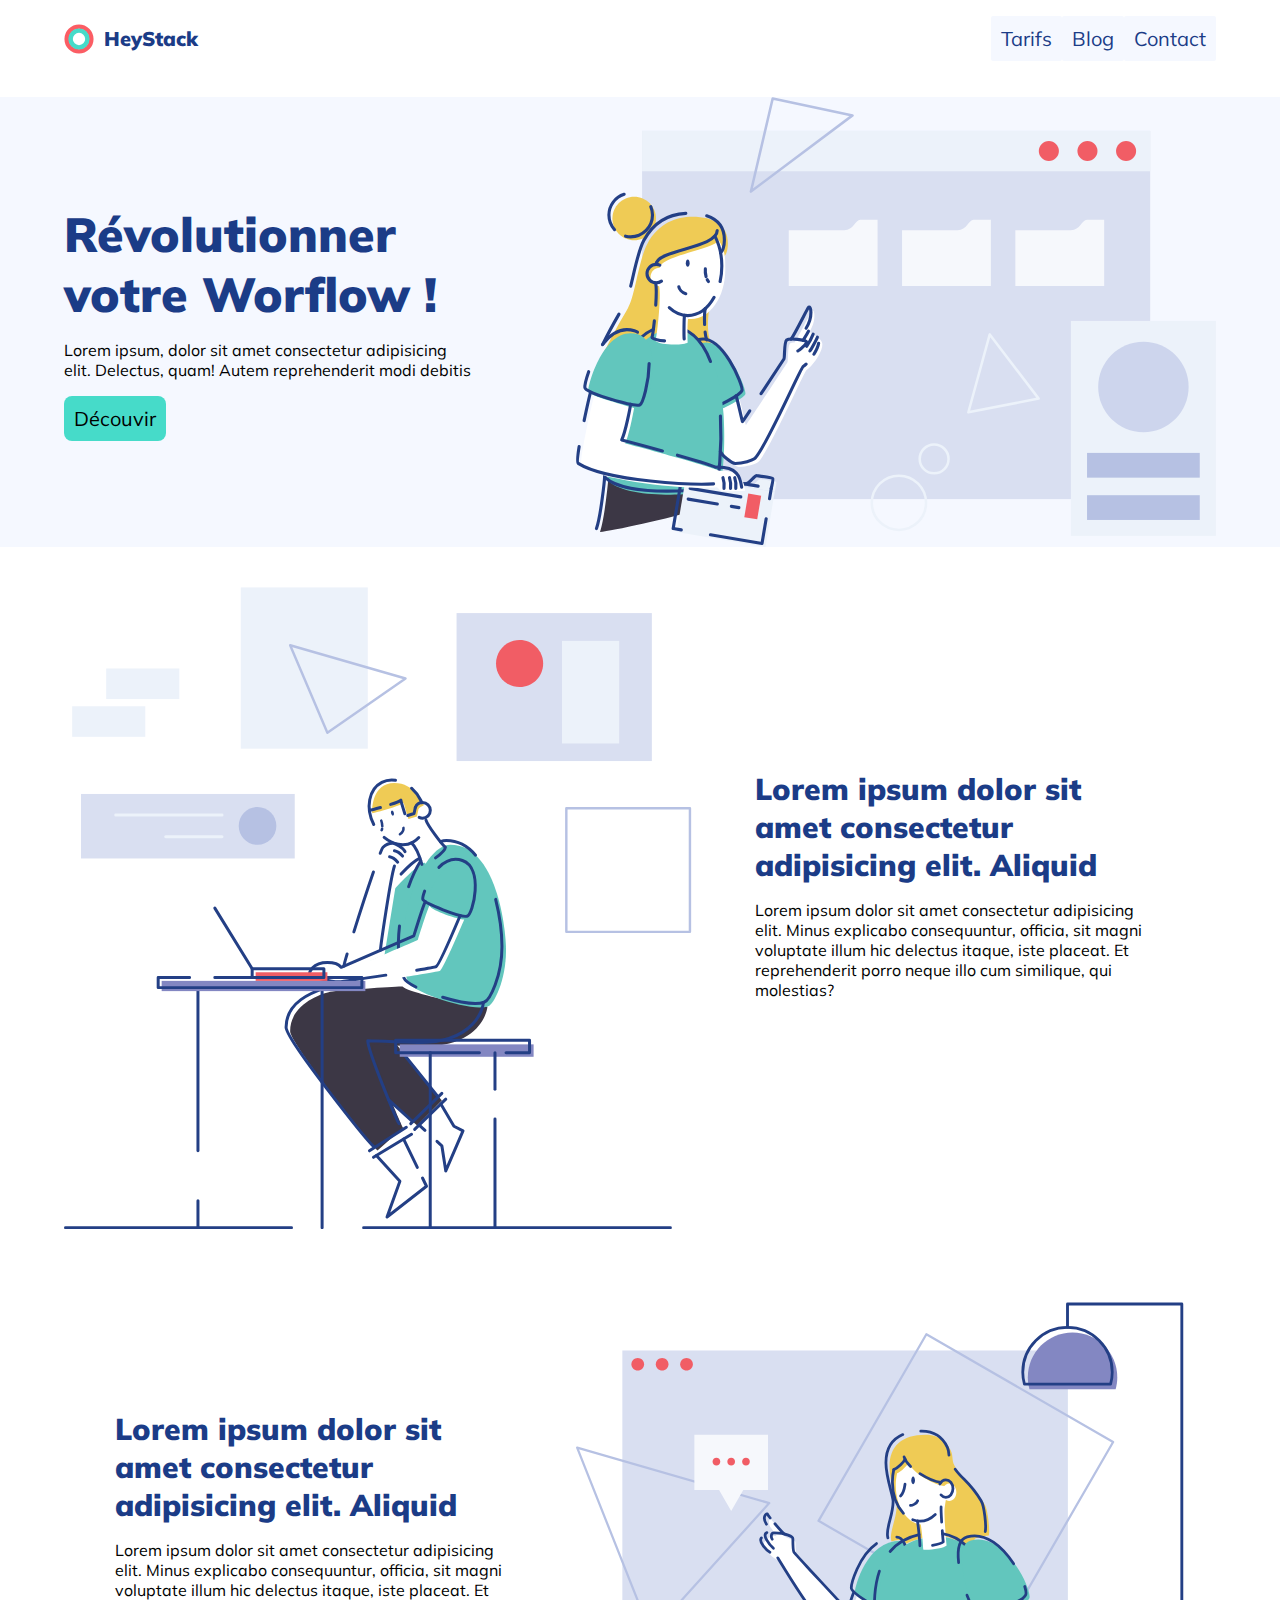
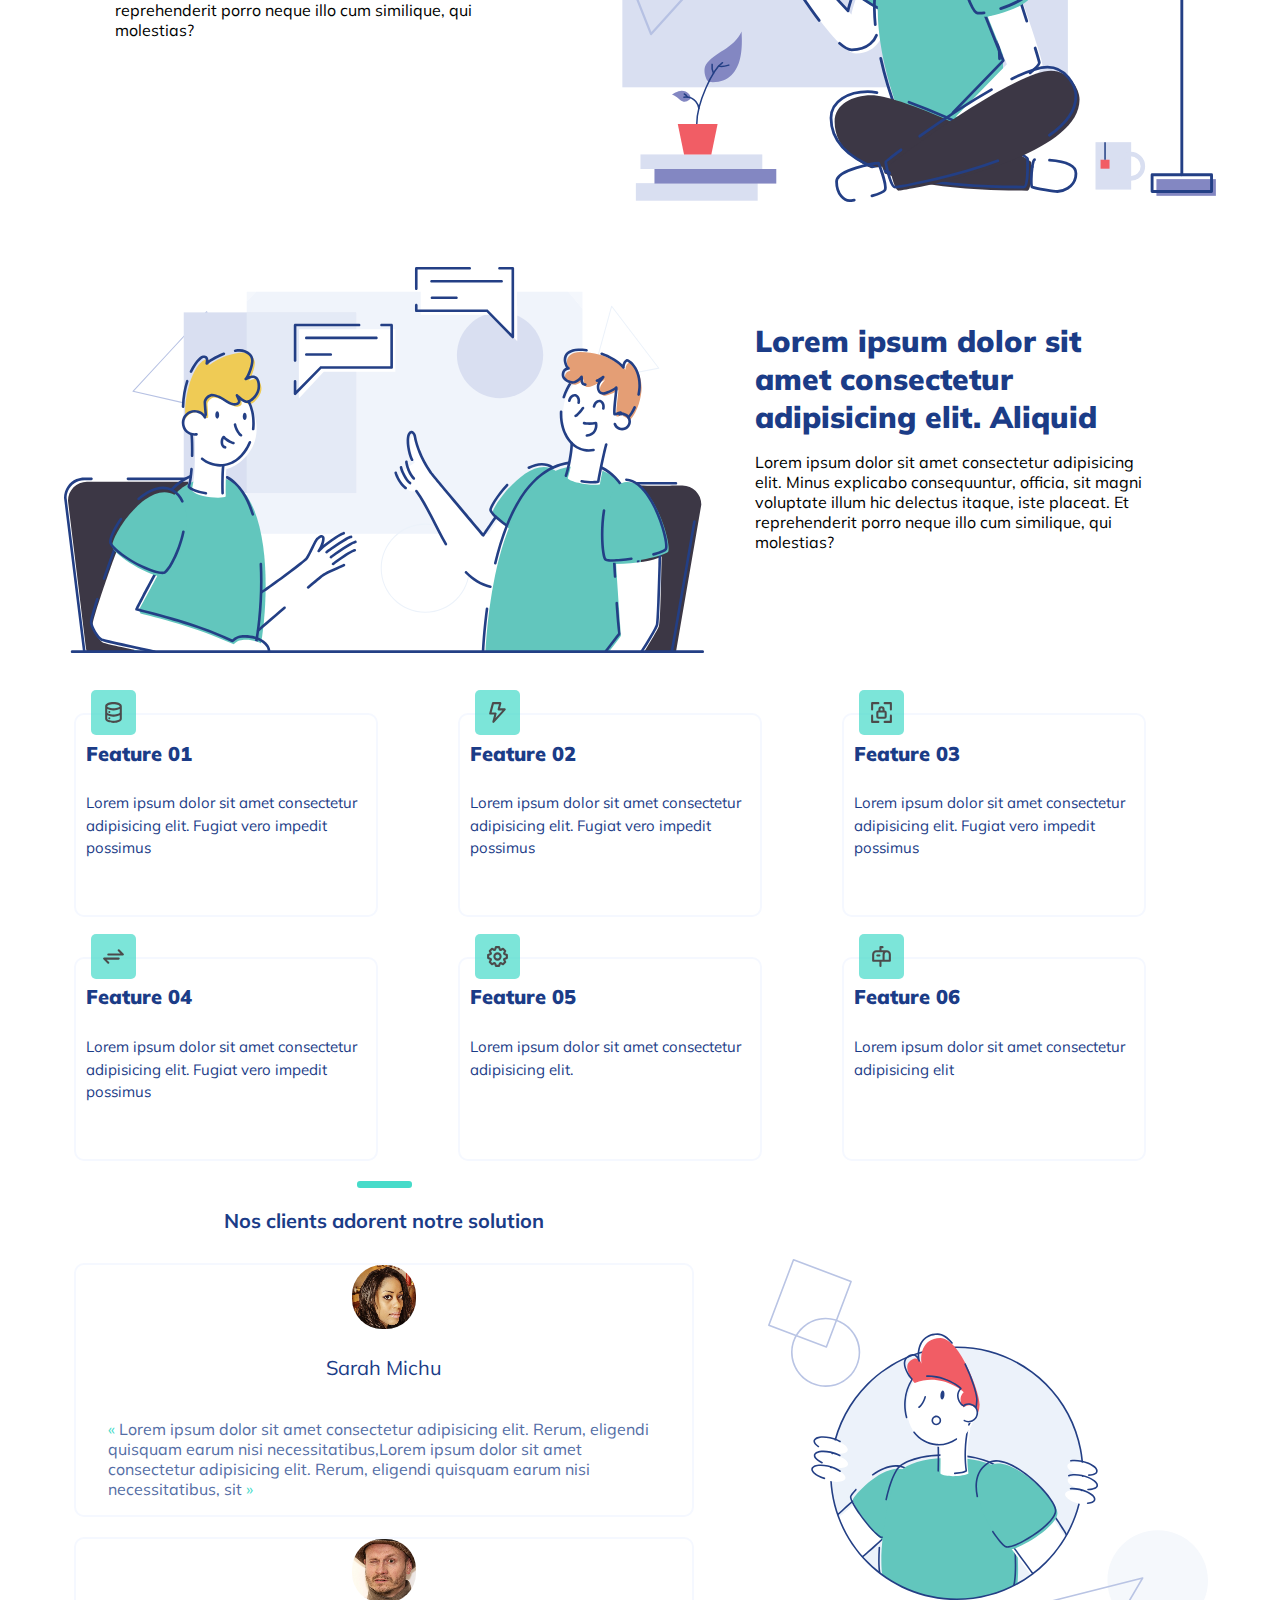
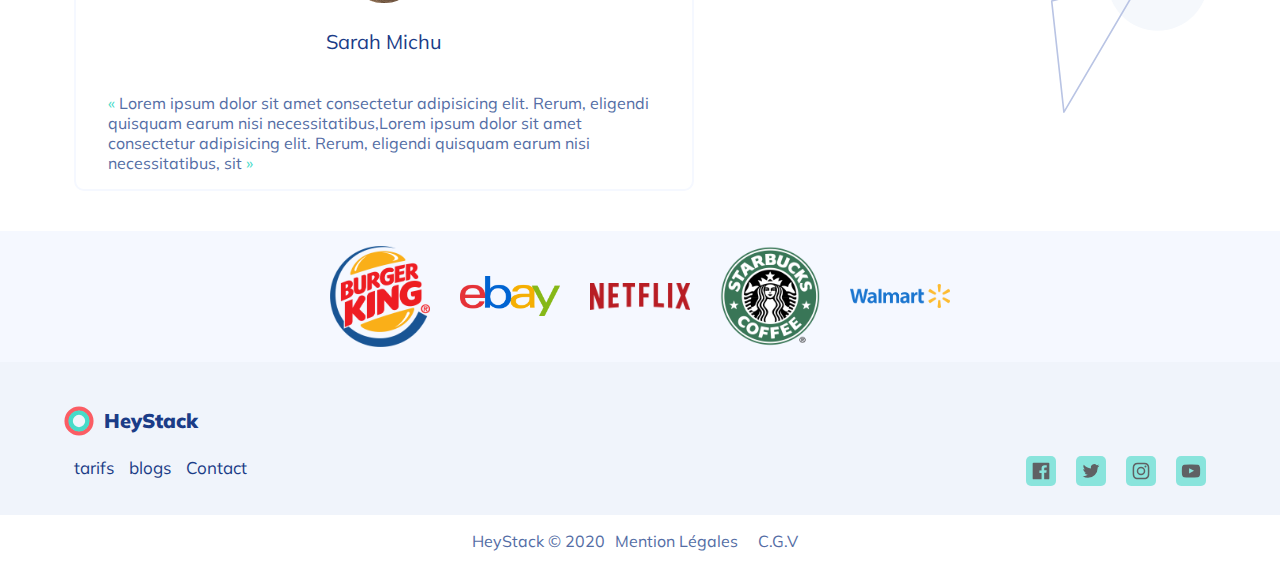
<file: accueil/index.html>
<!DOCTYPE html>
<html lang="en">
<head>
    <meta charset="UTF-8">
    <meta http-equiv="X-UA-Compatible" content="IE=edge">
    <meta name="viewport" content="width=device-width, initial-scale=1.0">
    <title>Document</title>
    <link rel="preconnect" href="https://fonts.googleapis.com">
    <link rel="preconnect" href="https://fonts.gstatic.com" crossorigin>
    <link href="https://fonts.googleapis.com/css2?family=Mulish:ital,wght@0,400;0,900;1,400;1,900&display=swap" rel="stylesheet">
    <link rel="stylesheet" href="../accueil/css/reboot.css">
</head>
<body>
        <header>
            <nav>
                <div class="logo headerLeft">
                    <img src="../img/logo.svg" alt="">
                    <h3>HeyStack</h3>
                </div>
                <div class="headerRight">
                    <li>
                        <ul> <a href="../accueil/tarifs.html">Tarifs</a></ul>
                        <ul> <a href="../accueil/blog.html">Blog</a> </ul>
                        <ul> <a href="../accueil/Contact.html">Contact</a> </ul>
                    </li>
                </div>
            </nav>
        </header>

        <main>
            <section class="firstPart">
                <section class="firstPartLeft">
                    <h2>Révolutionner votre Worflow !</h2>
                    <p>Lorem ipsum, dolor sit amet consectetur adipisicing elit. Delectus, quam! Autem reprehenderit modi debitis</p>
                    <a href="">Découvir</a>
                </section>
            </section>
                <img class="firstPartRight" src="../img/illutration-header.svg" alt="">    
        </main>
        <main class="background">
            <section class="firstPart">
                <section class="firstPartLeft firstPartLeftCenter">
                    <h2 style="font-size: 30px;margin-top: 10px;">Lorem ipsum dolor sit amet consectetur adipisicing elit. Aliquid</h2>
                    <p>Lorem ipsum dolor sit amet consectetur adipisicing elit. Minus explicabo consequuntur, officia, sit magni voluptate illum hic delectus itaque, iste placeat. Et reprehenderit porro neque illo cum similique, qui molestias?</p>
                </section>
            </section>
                <img class="firstPartRight imgMargin" src="../img/illutration-feature-01.svg" alt="">    
        </main>
        <main class="background2">
            <section class="firstPart">
                <section class="firstPartLeft firstPartLeftCenter">
                    <h2 style="font-size: 30px;margin-top: 10px;">Lorem ipsum dolor sit amet consectetur adipisicing elit. Aliquid </h2>
                    <p>Lorem ipsum dolor sit amet consectetur adipisicing elit. Minus explicabo consequuntur, officia, sit magni voluptate illum hic delectus itaque, iste placeat. Et reprehenderit porro neque illo cum similique, qui molestias?</p>
                </section>
            </section>
                <img class="firstPartRight imgMargin" src="../img/illutration-feature-02.svg" alt="">    
        </main>
       
        <main class="background">
            <section class="firstPart">
                <section class="firstPartLeft firstPartLeftCenter">
                    <h2 style="font-size: 30px; margin-top: 10px;">Lorem ipsum dolor sit amet consectetur adipisicing elit. Aliquid</h2>
                    <p>Lorem ipsum dolor sit amet consectetur adipisicing elit. Minus explicabo consequuntur, officia, sit magni voluptate illum hic delectus itaque, iste placeat. Et reprehenderit porro neque illo cum similique, qui molestias?</p>
                </section>
            </section>
                <img class="firstPartRight imgMargin" src="../img/illutration-feature-03.svg" alt="">    
        </main>
       
       


        <section class="Feature">
            <div class="FeatureCard">
                <img class="FeatureIcon" src="../img/icons/database.svg" alt="">
                <div class="FeatureCards">
                    <h4>Feature 01</h4>  
                    <p>Lorem ipsum dolor sit amet consectetur adipisicing elit. Fugiat vero impedit possimus  </p>
                </div>
            </div>
            <div class="FeatureCard">
                <img class="FeatureIcon" src="../img/icons/bolt.svg" alt="">
                <div class="FeatureCards">
                    <h4>Feature 02</h4>  
                    <p>Lorem ipsum dolor sit amet consectetur adipisicing elit. Fugiat vero impedit possimus  </p>
                </div>
            </div>
            <div class="FeatureCard">
                <img class="FeatureIcon" src="../img/icons/lock-access.svg" alt="">
                <div class="FeatureCards">
                    <h4>Feature 03</h4>  
                    <p>Lorem ipsum dolor sit amet consectetur adipisicing elit. Fugiat vero impedit possimus  </p>
                </div>
            </div>
            <div class="FeatureCard">
                <img class="FeatureIcon" src="../img/icons/exchange-alt.svg" alt="">
                <div class="FeatureCards">
                    <h4>Feature 04</h4>  
                    <p>Lorem ipsum dolor sit amet consectetur adipisicing elit. Fugiat vero impedit possimus  </p>
                </div>
            </div>
            <div class="FeatureCard">
                <img class="FeatureIcon" src="../img/icons/cog.svg" alt="">
                <div class="FeatureCards">
                    <h4>Feature 05</h4>  
                    <p>Lorem ipsum dolor sit amet consectetur adipisicing elit.  </p>
                </div>
            </div>
            <div class="FeatureCard">
                <img class="FeatureIcon" src="../img/icons/mailbox.svg" alt="">
                <div class="FeatureCards">
                    <h4>Feature 06</h4>  
                    <p>Lorem ipsum dolor sit amet consectetur adipisicing elit </p>
                </div>
            </div>
        </section>

        <section class="LastPart">
                <div class="containPersona">
                    <div class="line"></div>
                    <h3>Nos clients adorent notre solution</h3>
                    <div class="contentPersonna">
                        <div class="Personnas">
                            <div class="CardPersonna">
                                <div class="center">
                                    <div>
                                        <img src="../img/user-01.png" alt="">
                                    </div>
                                    <p class="p">Sarah Michu</p>
                                    <p class="align">Lorem ipsum dolor sit amet consectetur adipisicing elit. Rerum, eligendi quisquam earum nisi necessitatibus,Lorem ipsum dolor sit amet consectetur adipisicing elit. Rerum, eligendi quisquam earum nisi necessitatibus, sit  </p>                            </div>
                                    
                            </div>
                            <div class="CardPersonna">
                                <div class="center">
                                    <div>
                                        <img src="../img/user-02.png" alt="">
                                    </div>
                                    <p class="p">Sarah Michu</p>
                                    <p class="align">Lorem ipsum dolor sit amet consectetur adipisicing elit. Rerum, eligendi quisquam earum nisi necessitatibus,Lorem ipsum dolor sit amet consectetur adipisicing elit. Rerum, eligendi quisquam earum nisi necessitatibus, sit </p>
                            </div>
                        </div>
                    </div>
                </div>
            </div>
            <img class="imgTest" src="../img/bg-temoignage.svg" alt="">
        </section>

        <section class="partner">
            <div class="containerPartner">
                <img class="logoPartner" src="../img/instantlogosearch-burger-king.png" alt="">
                <img class="logoPartner" src="../img/instantlogosearch-ebay.png" alt="">
                <img class="logoPartner" src="../img/instantlogosearch-netflix.png" alt="">
                <img class="logoPartner" src="../img/instantlogosearch-starbucks.png" alt="">
                <img class="logoPartner" src="../img/instantlogosearch-walmart-2.png" alt="">
            </div>

        </section>

        <section class="social">
            <div class="socialLeftPart">
                <div class="logo">
                    <img src="../img/logo.svg" alt="">
                    <h3>HeyStack</h3>
                </div>
                <div class="menu">
                    <div>
                        <a href="">tarifs</a>
                        <a href="">blogs</a>
                        <a href="">Contact</a>
                    </div>
                    <div>
                        <img src="../img/icons/facebook.svg" alt="">
                        <img src="../img/icons/twitter.svg" alt="">
                        <img src="../img/icons/instagram.svg" alt="">
                        <img src="../img/icons/youtube.svg" alt="">
                    </div>
                </div>
            </div>
        </section>

        <footer>
            <div class="contentFooter">
                <p>HeyStack © 2020</p>
                <a href="">Mention Légales</a>
                <a href="">C.G.V</a>
            </div>
        </footer>
    
</body>
</html>
</file>
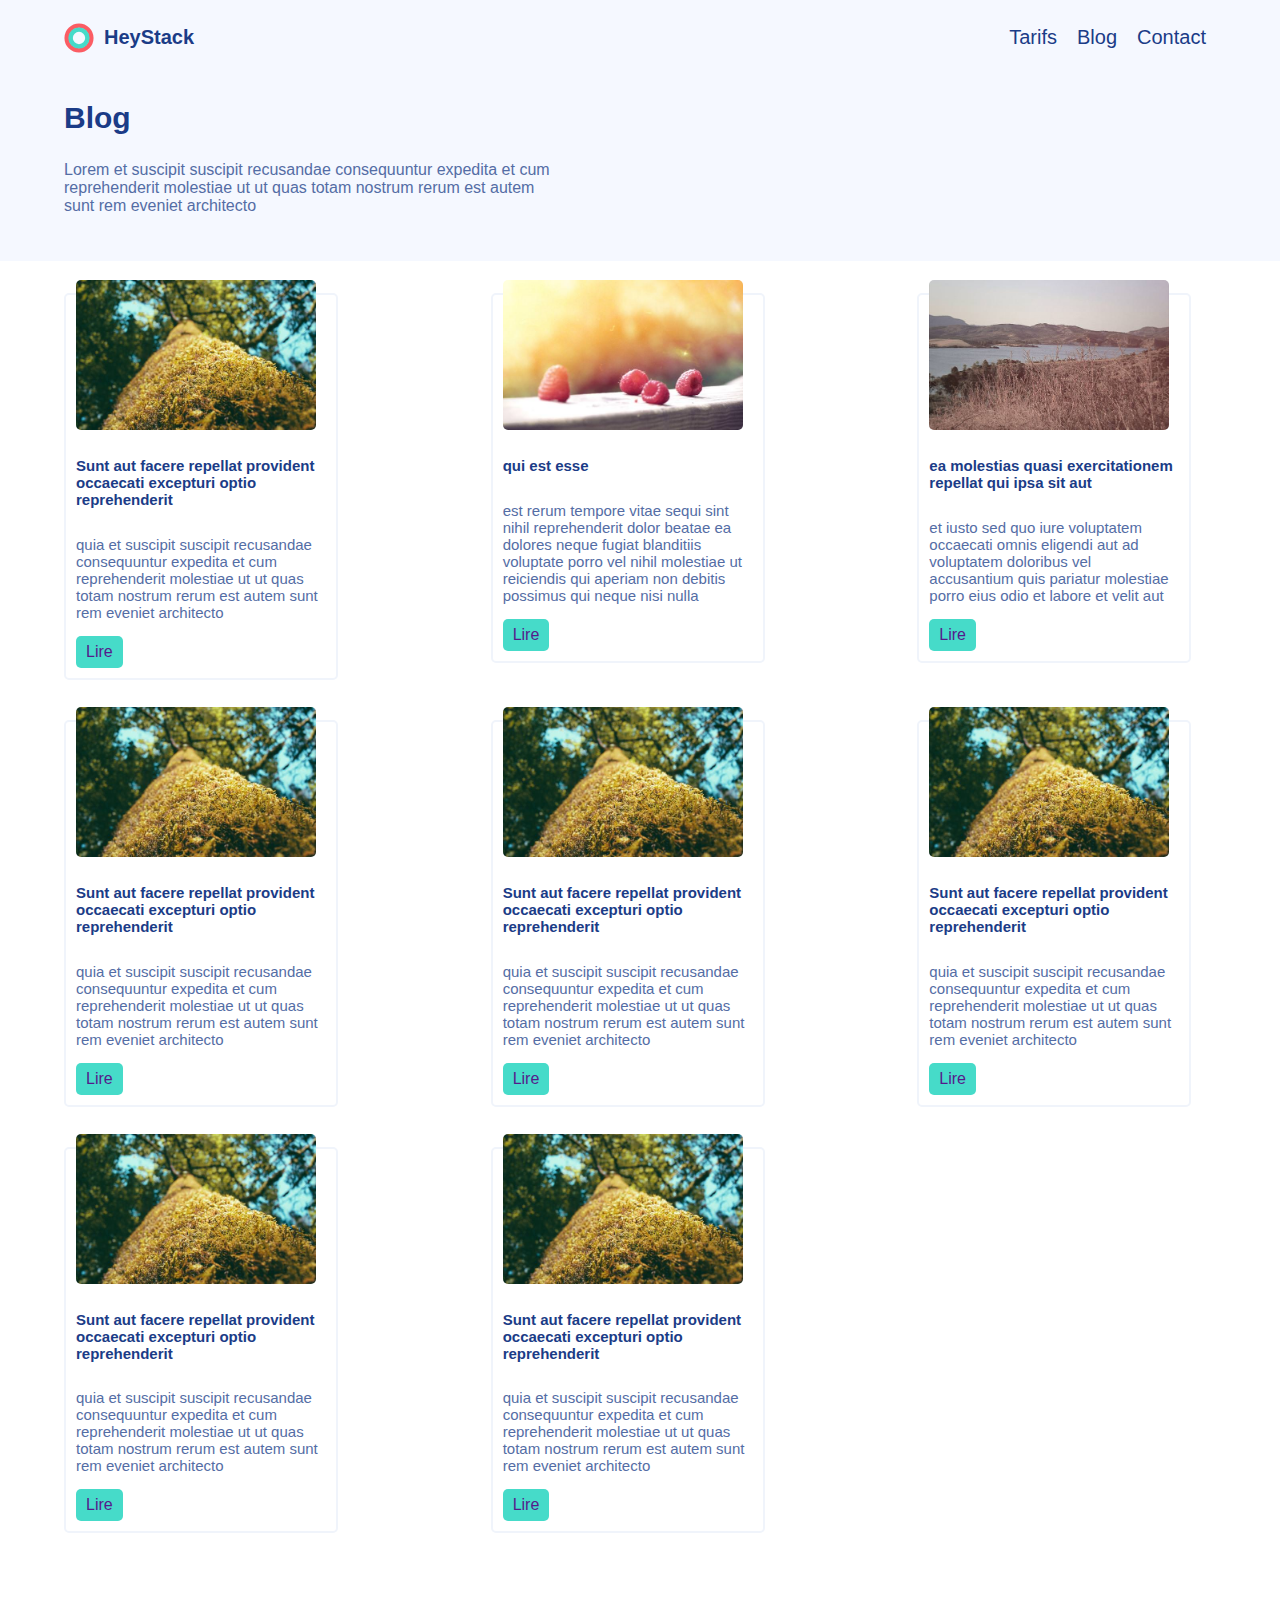
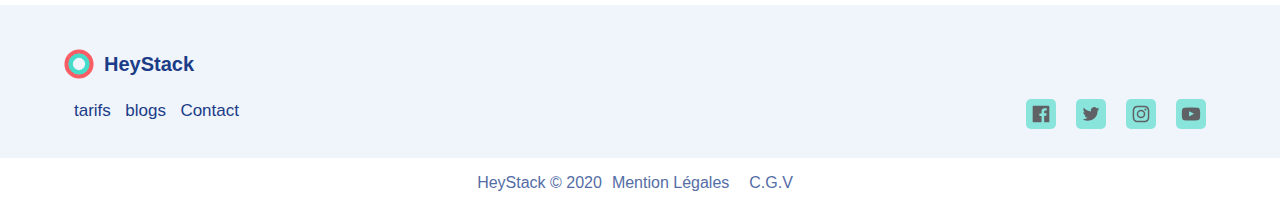
<file: accueil/article.html>
<!DOCTYPE html>
<html lang="en">
<head>
    <meta charset="UTF-8">
    <meta http-equiv="X-UA-Compatible" content="IE=edge">
    <meta name="viewport" content="width=device-width, initial-scale=1.0">
    <title>article</title>
    <link rel="stylesheet" href="../accueil/css/reboot.css">
    <link rel="stylesheet" href="../accueil/css/article.css">
</head>

<body>

    <header>
        <nav>
            <div class="logo headerLeft">
                <img src="../img/logo.svg" alt="">
                <h3>HeyStack</h3>
            </div>
            <div class="headerRight">
                <li>
                    <ul> <a href="../accueil/tarifs.html">Tarifs</a></ul>
                    <ul> <a href="../accueil/blog.html">Blog</a> </ul>
                    <ul> <a href="../accueil/Contact.html">Contact</a> </ul>
                </li>
            </div>
        </nav>
    </header>

    <section class="topArticle">
        <div>
            <h2>Blog</h2>
            <p>Lorem et suscipit suscipit recusandae consequuntur expedita et cum reprehenderit molestiae ut ut quas totam nostrum rerum est autem sunt rem eveniet architecto</p>
        </div>
    </section>

    <section class="contentAllArticle">
        <div class="article">
            <img src="../img/blog/01.jpg" alt="">
            <h2>Sunt aut facere repellat provident occaecati excepturi optio reprehenderit</h2>
            <p>quia et suscipit suscipit recusandae consequuntur expedita et cum reprehenderit molestiae ut ut quas totam nostrum rerum est autem sunt rem eveniet architecto   </p>
            <a href="">Lire</a>
        </div>
        <div class="article">
            <img src="../img/blog/02.jpg" alt="">
            <h2>qui est esse</h2>
            <p>est rerum tempore vitae sequi sint nihil reprehenderit dolor beatae ea dolores neque fugiat blanditiis voluptate porro vel nihil molestiae ut reiciendis qui aperiam non debitis possimus qui neque nisi nulla</p>
            <a href="">Lire</a>
        </div>
        <div class="article">
            <img src="../img/blog/03.jpg" alt="">
            <h2>ea molestias quasi exercitationem repellat qui ipsa sit aut</h2>
            <p>et iusto sed quo iure voluptatem occaecati omnis eligendi aut ad voluptatem doloribus vel accusantium quis pariatur molestiae porro eius odio et labore et velit aut</p>
            <a href="">Lire</a>
        </div>
        <div class="article">
            <img src="../img/blog/01.jpg" alt="">
            <h2>Sunt aut facere repellat provident occaecati excepturi optio reprehenderit</h2>
            <p>quia et suscipit suscipit recusandae consequuntur expedita et cum reprehenderit molestiae ut ut quas totam nostrum rerum est autem sunt rem eveniet architecto   </p>
            <a href="">Lire</a>
        </div>
        <div class="article">
            <img src="../img/blog/01.jpg" alt="">
            <h2>Sunt aut facere repellat provident occaecati excepturi optio reprehenderit</h2>
            <p>quia et suscipit suscipit recusandae consequuntur expedita et cum reprehenderit molestiae ut ut quas totam nostrum rerum est autem sunt rem eveniet architecto   </p>
            <a href="">Lire</a>
        </div>
        <div class="article">
            <img src="../img/blog/01.jpg" alt="">
            <h2>Sunt aut facere repellat provident occaecati excepturi optio reprehenderit</h2>
            <p>quia et suscipit suscipit recusandae consequuntur expedita et cum reprehenderit molestiae ut ut quas totam nostrum rerum est autem sunt rem eveniet architecto   </p>
            <a href="">Lire</a>
        </div>
        <div class="article">
            <img src="../img/blog/01.jpg" alt="">
            <h2>Sunt aut facere repellat provident occaecati excepturi optio reprehenderit</h2>
            <p>quia et suscipit suscipit recusandae consequuntur expedita et cum reprehenderit molestiae ut ut quas totam nostrum rerum est autem sunt rem eveniet architecto   </p>
            <a href="">Lire</a>
        </div>
        <div class="article">
            <img src="../img/blog/01.jpg" alt="">
            <h2>Sunt aut facere repellat provident occaecati excepturi optio reprehenderit</h2>
            <p>quia et suscipit suscipit recusandae consequuntur expedita et cum reprehenderit molestiae ut ut quas totam nostrum rerum est autem sunt rem eveniet architecto   </p>
            <a href="">Lire</a>
        </div>

    </section>

    <section class="social">
        <div class="socialLeftPart">
            <div class="logo">
                <img src="../img/logo.svg" alt="">
                <h3>HeyStack</h3>
            </div>
            <div class="menu">
                <div>
                    <a href="">tarifs</a>
                    <a href="">blogs</a>
                    <a href="">Contact</a>
                </div>
                <div>
                    <img src="../img/icons/facebook.svg" alt="">
                    <img src="../img/icons/twitter.svg" alt="">
                    <img src="../img/icons/instagram.svg" alt="">
                    <img src="../img/icons/youtube.svg" alt="">
                </div>
            </div>
        </div>
    </section>

    <footer>
        <div class="contentFooter">
            <p>HeyStack © 2020</p>
            <a href="">Mention Légales</a>
            <a href="">C.G.V</a>
        </div>
    </footer>
</body>
    
</body>
</html>
</file>
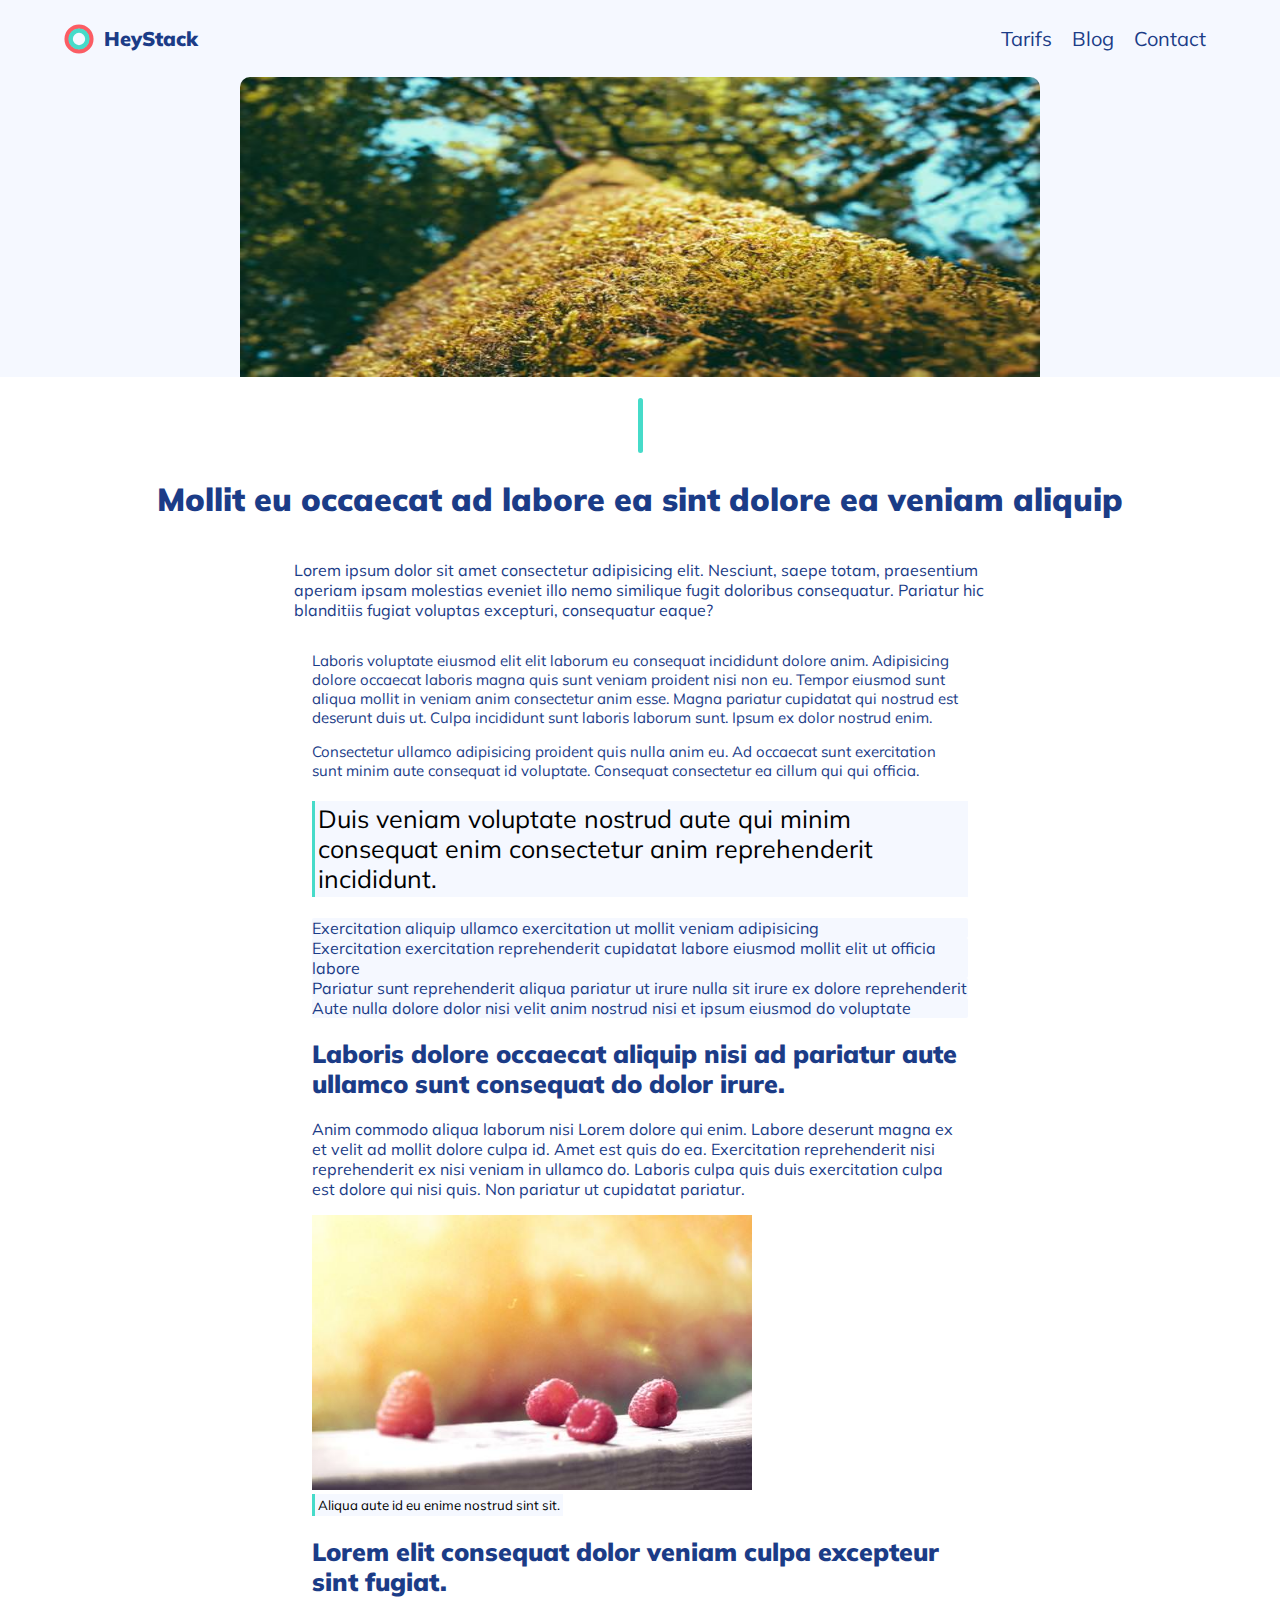
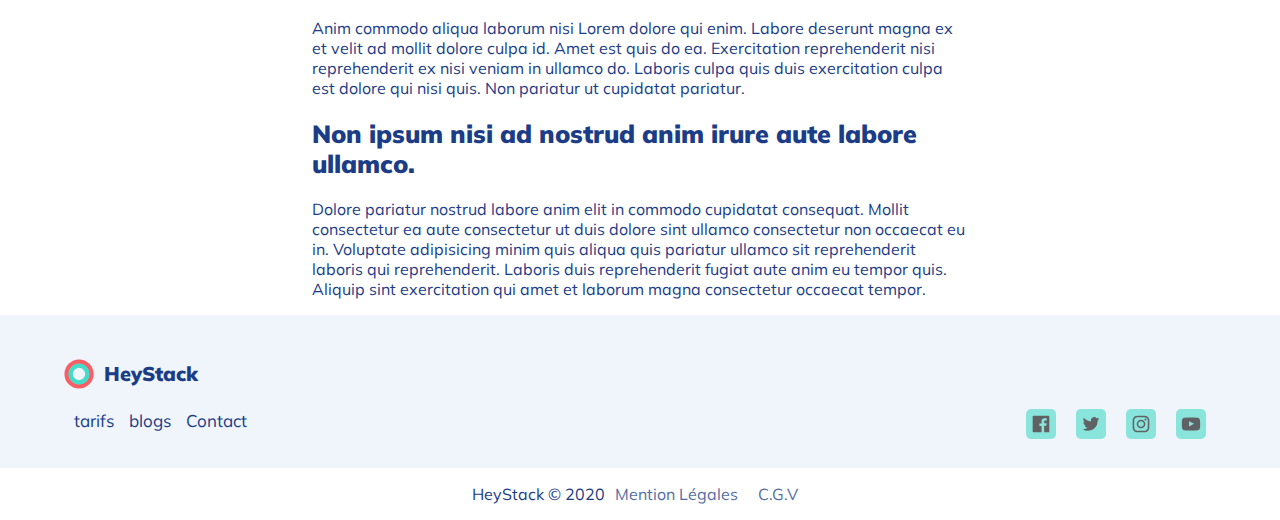
<file: accueil/blog.html>
<!DOCTYPE html>
<html lang="en">
<head>
    <meta charset="UTF-8">
    <meta http-equiv="X-UA-Compatible" content="IE=edge">
    <meta name="viewport" content="width=device-width, initial-scale=1.0">
    <title>blog</title>
    <link href="https://fonts.googleapis.com/css2?family=Mulish:ital,wght@0,400;0,900;1,400;1,900&display=swap" rel="stylesheet">
    <link rel="stylesheet" href="../accueil/css/blog.css">
    <link rel="stylesheet" href="../accueil/css/reboot.css">
</head>
<body>

    <header style="margin-bottom: unset;">
        <nav>
            <div class="logo headerLeft">
                <img src="../img/logo.svg" alt="">
                <h3>HeyStack</h3>
            </div>
            <div class="headerRight">
                <li>
                    <ul> <a href="tarifs.html">Tarifs</a></ul>
                    <ul> <a href="blog.html">Blog</a> </ul>
                    <ul> <a href="">Contact</a> </ul>
                </li>
            </div>
        </nav>
    </header>

    <main>
        <img src="../img/blog/01.jpg" alt="">
    </main>

    <div style="margin: 21px auto 0 auto;" class="line2"></div>
   
    <section class="content">
        
        <h2>Mollit eu occaecat ad labore ea sint dolore ea veniam aliquip</h2>
        <div class="firstDiv">
            <p>Lorem ipsum dolor sit amet consectetur adipisicing elit. Nesciunt, saepe totam, praesentium aperiam ipsam molestias eveniet illo nemo similique fugit doloribus consequatur. Pariatur hic blanditiis fugiat voluptas excepturi, consequatur eaque?</p>
        </div>
        <div class="secondDiv">
            <h3>
                Laboris voluptate eiusmod elit elit laborum eu consequat incididunt dolore anim. Adipisicing dolore occaecat laboris magna quis sunt veniam proident nisi non eu. Tempor eiusmod sunt aliqua mollit in veniam anim consectetur anim esse. Magna pariatur cupidatat qui nostrud est deserunt duis ut. Culpa incididunt sunt laboris laborum sunt. Ipsum ex dolor nostrud enim.
            </h3>
            <h3>
                Consectetur ullamco adipisicing proident quis nulla anim eu. Ad occaecat sunt exercitation sunt minim aute consequat id voluptate. Consequat consectetur ea cillum qui qui officia.
            </h3>
            <div class="titleSecondDiv">
                <h2>Duis veniam voluptate nostrud aute qui minim consequat enim consectetur anim reprehenderit incididunt.</h2>
            </div>
            
            <div>
                <li class="listePuce">
                    <ul>Exercitation aliquip ullamco exercitation ut mollit veniam adipisicing</ul>
                </li>
                <li class="listePuce">
                    <ul>Exercitation exercitation reprehenderit cupidatat labore eiusmod mollit elit ut officia labore</ul>
                </li>
                <li class="listePuce">
                    <ul>Pariatur sunt reprehenderit aliqua pariatur ut irure nulla sit irure ex dolore reprehenderit</ul>
                </li>
                <li class="listePuce">
                    <ul>Aute nulla dolore dolor nisi velit anim nostrud nisi et ipsum eiusmod do voluptate</ul> 
                </li>
            </div>

            <div class="Cards">
                <div class="titleCard">
                    <h2>Laboris dolore occaecat aliquip nisi ad pariatur aute ullamco sunt consequat do dolor irure.</h2>
                    <p>Anim commodo aliqua laborum nisi Lorem dolore qui enim. Labore deserunt magna ex et velit ad mollit dolore culpa id. Amet est quis do ea. Exercitation reprehenderit nisi reprehenderit ex nisi veniam in ullamco do. Laboris culpa quis duis exercitation culpa est dolore qui nisi quis. Non pariatur ut cupidatat pariatur.</p>
                    <img src="../img/blog/02.jpg" alt="coucu">
                    <h5>Aliqua aute id eu enime nostrud sint sit.</h5>
                </div>
            </div>
            <div class="Cards">
                <div class="titleCard">
                    <h2>Lorem elit consequat dolor veniam culpa excepteur sint fugiat.</h2>
                    <p>Anim commodo aliqua laborum nisi Lorem dolore qui enim. Labore deserunt magna ex et velit ad mollit dolore culpa id. Amet est quis do ea. Exercitation reprehenderit nisi reprehenderit ex nisi veniam in ullamco do. Laboris culpa quis duis exercitation culpa est dolore qui nisi quis. Non pariatur ut cupidatat pariatur.</p>
                </div>
            </div>
            <div class="Cards">
                <div class="titleCard">
                    <h2>Non ipsum nisi ad nostrud anim irure aute labore ullamco.</h2>
                    <p>Dolore pariatur nostrud labore anim elit in commodo cupidatat consequat. Mollit consectetur ea aute consectetur ut duis dolore sint ullamco consectetur non occaecat eu in. Voluptate adipisicing minim quis aliqua quis pariatur ullamco sit reprehenderit laboris qui reprehenderit. Laboris duis reprehenderit fugiat aute anim eu tempor quis. Aliquip sint exercitation qui amet et laborum magna consectetur occaecat tempor.</p>
                </div>
            </div>
        </div>
        </section>
        <section class="social">
            <div class="socialLeftPart">
                <div class="logo">
                    <img src="../img/logo.svg" alt="">
                    <h3>HeyStack</h3>
                </div>
                <div class="menu">
                    <div>
                        <a href="">tarifs</a>
                        <a href="">blogs</a>
                        <a href="">Contact</a>
                    </div>
                    <div>
                        <img src="../img/icons/facebook.svg" alt="">
                        <img src="../img/icons/twitter.svg" alt="">
                        <img src="../img/icons/instagram.svg" alt="">
                        <img src="../img/icons/youtube.svg" alt="">
                    </div>
                </div>
            </div>
        </section>

        <footer>
            <div class="contentFooter">
                <p>HeyStack © 2020</p>
                <a href="">Mention Légales</a>
                <a href="">C.G.V</a>
            </div>
        </footer>
    
</body>
</html>
</file>
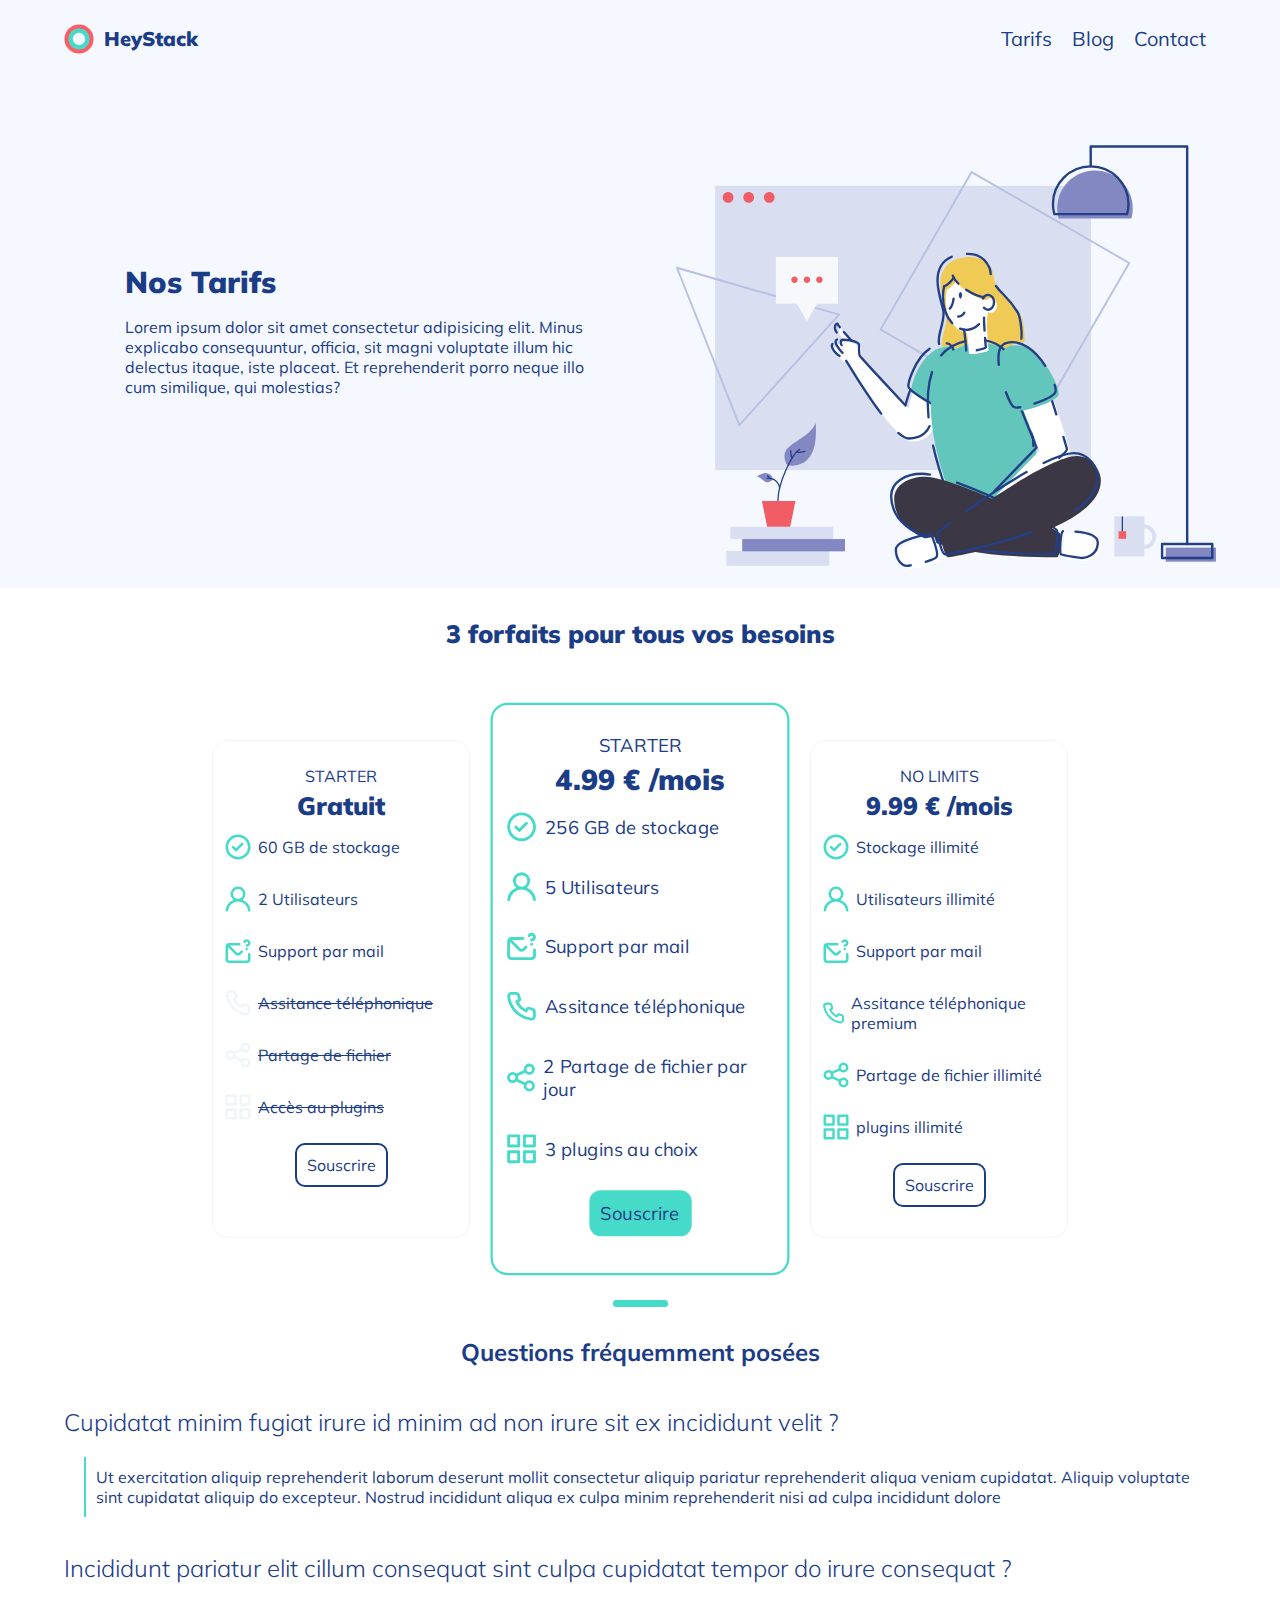
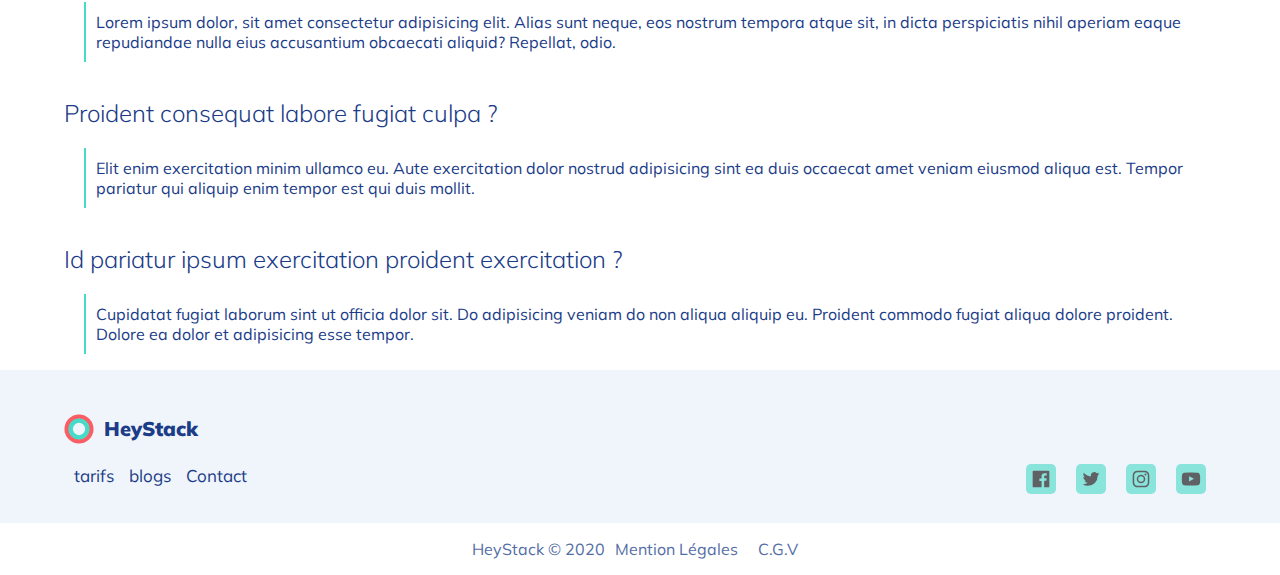
<file: accueil/tarifs.html>
<!DOCTYPE html>
<html lang="en">
    <head>
        <meta charset="UTF-8">
        <meta http-equiv="X-UA-Compatible" content="IE=edge">
        <meta name="viewport" content="width=device-width, initial-scale=1.0">
        <title>blog</title>
        <link href="https://fonts.googleapis.com/css2?family=Mulish:ital,wght@0,400;0,900;1,400;1,900&display=swap" rel="stylesheet">
        <link rel="stylesheet" href="../accueil/css/reboot.css">
        <link rel="stylesheet" href="../accueil/css/tarifs.css">
    </head>
<body>

    <header>
        <nav>
            <div class="logo headerLeft">
                <img src="../img/logo.svg" alt="">
                <h3>HeyStack</h3>
            </div>
            <div class="headerRight">
                <li>
                    <ul> <a href="../accueil/tarifs.html">Tarifs</a></ul>
                    <ul> <a href="../accueil/blog.html">Blog</a> </ul>
                    <ul> <a href="../accueil/Contact.html">Contact</a> </ul>
                </li>
            </div>
        </nav>
    </header>

    <main class="background2">
        <section class="firstPart">
            <section class="firstPartLeft firstPartLeftCenter ">
                <h2 style="font-size: 30px;margin-top: 10px;">Nos Tarifs </h2>
                <p style="color: #1b3c87;">Lorem ipsum dolor sit amet consectetur adipisicing elit. Minus explicabo consequuntur, officia, sit magni voluptate illum hic delectus itaque, iste placeat. Et reprehenderit porro neque illo cum similique, qui molestias?</p>
            </section>
        </section>
            <img class="firstPartRight imgMargin tarifsFirstPart" src="../img/illutration-feature-02.svg" alt="">    
    </main>

    <section>
        <div class="titleTarif">
            <h2>3 forfaits pour tous vos besoins</h2>
        </div>
        <div class="cardsTarif">
            <div class="cardTarif">
                <div class=titleCardTarif>
                    <p>STARTER</p>
                    <strong>Gratuit</strong>
                </div>
                <div class="contentTarifs">
                    <div class="ResponsiveContent">
                        <div class="aze">
                            <div class="cardsService">
                                <svg class="icon" xmlns="http://www.w3.org/2000/svg" viewBox="0 0 24 24"><path d="M14.72,8.79l-4.29,4.3L8.78,11.44a1,1,0,1,0-1.41,1.41l2.35,2.36a1,1,0,0,0,.71.29,1,1,0,0,0,.7-.29l5-5a1,1,0,0,0,0-1.42A1,1,0,0,0,14.72,8.79ZM12,2A10,10,0,1,0,22,12,10,10,0,0,0,12,2Zm0,18a8,8,0,1,1,8-8A8,8,0,0,1,12,20Z"/></svg>
                                <p>60 GB de stockage</p>
                            </div>
                            <div class="cardsService">
                                <svg class="icon" xmlns="http://www.w3.org/2000/svg" viewBox="0 0 24 24"><path d="M15.71,12.71a6,6,0,1,0-7.42,0,10,10,0,0,0-6.22,8.18,1,1,0,0,0,2,.22,8,8,0,0,1,15.9,0,1,1,0,0,0,1,.89h.11a1,1,0,0,0,.88-1.1A10,10,0,0,0,15.71,12.71ZM12,12a4,4,0,1,1,4-4A4,4,0,0,1,12,12Z"/></svg>
                                <p>2 Utilisateurs</p>
                            </div>
                            <div class="cardsService">
                                <svg class="icon" xmlns="http://www.w3.org/2000/svg" data-name="Layer 1" viewBox="0 0 24 24"><path d="M16.77,5.37A1,1,0,0,0,18.13,5,1,1,0,0,1,19,4.5a1,1,0,0,1,0,2,1,1,0,0,0,0,2A3,3,0,1,0,16.4,4,1,1,0,0,0,16.77,5.37ZM21,13.5a1,1,0,0,0-1,1v4a1,1,0,0,1-1,1H5a1,1,0,0,1-1-1V8.91L9.88,14.8a3,3,0,0,0,4.24,0l1.64-1.64a1,1,0,1,0-1.42-1.42L12.7,13.38a1,1,0,0,1-1.4,0L5.41,7.5H13a1,1,0,0,0,0-2H5a3,3,0,0,0-3,3v10a3,3,0,0,0,3,3H19a3,3,0,0,0,3-3v-4A1,1,0,0,0,21,13.5ZM18.29,9.79a1,1,0,0,0,0,1.42l.15.12a.76.76,0,0,0,.18.09.64.64,0,0,0,.18.06l.2,0a1,1,0,0,0,.71-1.71A1,1,0,0,0,18.29,9.79Z"/></svg>
                                <p>Support par mail</p>
                            </div>
                        </div>
                        <div class="azer">
                            <div class="cardsService">
                                <svg style="fill: #f0f4fb;" class="icon" xmlns="http://www.w3.org/2000/svg" viewBox="0 0 24 24"><path d="M19.44,13c-.22,0-.45-.07-.67-.12a9.44,9.44,0,0,1-1.31-.39,2,2,0,0,0-2.48,1l-.22.45a12.18,12.18,0,0,1-2.66-2,12.18,12.18,0,0,1-2-2.66L10.52,9a2,2,0,0,0,1-2.48,10.33,10.33,0,0,1-.39-1.31c-.05-.22-.09-.45-.12-.68a3,3,0,0,0-3-2.49h-3a3,3,0,0,0-3,3.41A19,19,0,0,0,18.53,21.91l.38,0a3,3,0,0,0,2-.76,3,3,0,0,0,1-2.25v-3A3,3,0,0,0,19.44,13Zm.5,6a1,1,0,0,1-.34.75,1.05,1.05,0,0,1-.82.25A17,17,0,0,1,4.07,5.22a1.09,1.09,0,0,1,.25-.82,1,1,0,0,1,.75-.34h3a1,1,0,0,1,1,.79q.06.41.15.81a11.12,11.12,0,0,0,.46,1.55l-1.4.65a1,1,0,0,0-.49,1.33,14.49,14.49,0,0,0,7,7,1,1,0,0,0,.76,0,1,1,0,0,0,.57-.52l.62-1.4a13.69,13.69,0,0,0,1.58.46q.4.09.81.15a1,1,0,0,1,.79,1Z"/></svg>
                                <p class="underlineService">Assitance téléphonique</p>
                            </div>
                            <div class="cardsService">
                                <svg style="fill: #f0f4fb;" class="icon" xmlns="http://www.w3.org/2000/svg" viewBox="0 0 24 24"><path d="M18,14a4,4,0,0,0-3.08,1.48l-5.1-2.35a3.64,3.64,0,0,0,0-2.26l5.1-2.35A4,4,0,1,0,14,6a4.17,4.17,0,0,0,.07.71L8.79,9.14a4,4,0,1,0,0,5.72l5.28,2.43A4.17,4.17,0,0,0,14,18a4,4,0,1,0,4-4ZM18,4a2,2,0,1,1-2,2A2,2,0,0,1,18,4ZM6,14a2,2,0,1,1,2-2A2,2,0,0,1,6,14Zm12,6a2,2,0,1,1,2-2A2,2,0,0,1,18,20Z"/></svg>
                                <p class="underlineService">Partage de fichier</p>
                            </div>
                            <div class="cardsService">
                                <svg style="fill: #f0f4fb;" class="icon" xmlns="http://www.w3.org/2000/svg" viewBox="0 0 24 24"><path d="M10,13H3a1,1,0,0,0-1,1v7a1,1,0,0,0,1,1h7a1,1,0,0,0,1-1V14A1,1,0,0,0,10,13ZM9,20H4V15H9ZM21,2H14a1,1,0,0,0-1,1v7a1,1,0,0,0,1,1h7a1,1,0,0,0,1-1V3A1,1,0,0,0,21,2ZM20,9H15V4h5Zm1,4H14a1,1,0,0,0-1,1v7a1,1,0,0,0,1,1h7a1,1,0,0,0,1-1V14A1,1,0,0,0,21,13Zm-1,7H15V15h5ZM10,2H3A1,1,0,0,0,2,3v7a1,1,0,0,0,1,1h7a1,1,0,0,0,1-1V3A1,1,0,0,0,10,2ZM9,9H4V4H9Z"/></svg>
                                <p class="underlineService">Accès au plugins</p>
                        </div>
                    </div>
                    </div>
                </div>
                <div class="SubTarif">
                    <a href="">Souscrire</a>
                </div>
            </div>

            <div class="cardTarif scaleCard">
                <div class=titleCardTarif>
                    <p>STARTER</p>
                    <strong>4.99 € /mois</strong>
                </div>
                <div class="contentTarifs">
                    <div class="ResponsiveContent">
                        <div>
                            <div class="cardsService">
                                <svg class="icon" xmlns="http://www.w3.org/2000/svg" viewBox="0 0 24 24"><path d="M14.72,8.79l-4.29,4.3L8.78,11.44a1,1,0,1,0-1.41,1.41l2.35,2.36a1,1,0,0,0,.71.29,1,1,0,0,0,.7-.29l5-5a1,1,0,0,0,0-1.42A1,1,0,0,0,14.72,8.79ZM12,2A10,10,0,1,0,22,12,10,10,0,0,0,12,2Zm0,18a8,8,0,1,1,8-8A8,8,0,0,1,12,20Z"/></svg>
                                <p>256 GB de stockage</p>
                            </div>
                            <div class="cardsService">
                                <svg class="icon" xmlns="http://www.w3.org/2000/svg" viewBox="0 0 24 24"><path d="M15.71,12.71a6,6,0,1,0-7.42,0,10,10,0,0,0-6.22,8.18,1,1,0,0,0,2,.22,8,8,0,0,1,15.9,0,1,1,0,0,0,1,.89h.11a1,1,0,0,0,.88-1.1A10,10,0,0,0,15.71,12.71ZM12,12a4,4,0,1,1,4-4A4,4,0,0,1,12,12Z"/></svg>
                                <p>5 Utilisateurs</p>
                            </div>
                            <div class="cardsService">
                                <svg class="icon" xmlns="http://www.w3.org/2000/svg" data-name="Layer 1" viewBox="0 0 24 24"><path d="M16.77,5.37A1,1,0,0,0,18.13,5,1,1,0,0,1,19,4.5a1,1,0,0,1,0,2,1,1,0,0,0,0,2A3,3,0,1,0,16.4,4,1,1,0,0,0,16.77,5.37ZM21,13.5a1,1,0,0,0-1,1v4a1,1,0,0,1-1,1H5a1,1,0,0,1-1-1V8.91L9.88,14.8a3,3,0,0,0,4.24,0l1.64-1.64a1,1,0,1,0-1.42-1.42L12.7,13.38a1,1,0,0,1-1.4,0L5.41,7.5H13a1,1,0,0,0,0-2H5a3,3,0,0,0-3,3v10a3,3,0,0,0,3,3H19a3,3,0,0,0,3-3v-4A1,1,0,0,0,21,13.5ZM18.29,9.79a1,1,0,0,0,0,1.42l.15.12a.76.76,0,0,0,.18.09.64.64,0,0,0,.18.06l.2,0a1,1,0,0,0,.71-1.71A1,1,0,0,0,18.29,9.79Z"/></svg>
                                <p>Support par mail</p>
                            </div>
                        </div>
                        <div>
                            <div class="cardsService">
                                <svg  class="icon" xmlns="http://www.w3.org/2000/svg" viewBox="0 0 24 24"><path d="M19.44,13c-.22,0-.45-.07-.67-.12a9.44,9.44,0,0,1-1.31-.39,2,2,0,0,0-2.48,1l-.22.45a12.18,12.18,0,0,1-2.66-2,12.18,12.18,0,0,1-2-2.66L10.52,9a2,2,0,0,0,1-2.48,10.33,10.33,0,0,1-.39-1.31c-.05-.22-.09-.45-.12-.68a3,3,0,0,0-3-2.49h-3a3,3,0,0,0-3,3.41A19,19,0,0,0,18.53,21.91l.38,0a3,3,0,0,0,2-.76,3,3,0,0,0,1-2.25v-3A3,3,0,0,0,19.44,13Zm.5,6a1,1,0,0,1-.34.75,1.05,1.05,0,0,1-.82.25A17,17,0,0,1,4.07,5.22a1.09,1.09,0,0,1,.25-.82,1,1,0,0,1,.75-.34h3a1,1,0,0,1,1,.79q.06.41.15.81a11.12,11.12,0,0,0,.46,1.55l-1.4.65a1,1,0,0,0-.49,1.33,14.49,14.49,0,0,0,7,7,1,1,0,0,0,.76,0,1,1,0,0,0,.57-.52l.62-1.4a13.69,13.69,0,0,0,1.58.46q.4.09.81.15a1,1,0,0,1,.79,1Z"/></svg>
                                <p>Assitance téléphonique</p>
                            </div>
                            <div class="cardsService">
                                <svg class="icon" xmlns="http://www.w3.org/2000/svg" viewBox="0 0 24 24"><path d="M18,14a4,4,0,0,0-3.08,1.48l-5.1-2.35a3.64,3.64,0,0,0,0-2.26l5.1-2.35A4,4,0,1,0,14,6a4.17,4.17,0,0,0,.07.71L8.79,9.14a4,4,0,1,0,0,5.72l5.28,2.43A4.17,4.17,0,0,0,14,18a4,4,0,1,0,4-4ZM18,4a2,2,0,1,1-2,2A2,2,0,0,1,18,4ZM6,14a2,2,0,1,1,2-2A2,2,0,0,1,6,14Zm12,6a2,2,0,1,1,2-2A2,2,0,0,1,18,20Z"/></svg>
                                <p>2 Partage de fichier par jour</p>
                            </div>
                            <div class="cardsService">
                                <svg  class="icon" xmlns="http://www.w3.org/2000/svg" viewBox="0 0 24 24"><path d="M10,13H3a1,1,0,0,0-1,1v7a1,1,0,0,0,1,1h7a1,1,0,0,0,1-1V14A1,1,0,0,0,10,13ZM9,20H4V15H9ZM21,2H14a1,1,0,0,0-1,1v7a1,1,0,0,0,1,1h7a1,1,0,0,0,1-1V3A1,1,0,0,0,21,2ZM20,9H15V4h5Zm1,4H14a1,1,0,0,0-1,1v7a1,1,0,0,0,1,1h7a1,1,0,0,0,1-1V14A1,1,0,0,0,21,13Zm-1,7H15V15h5ZM10,2H3A1,1,0,0,0,2,3v7a1,1,0,0,0,1,1h7a1,1,0,0,0,1-1V3A1,1,0,0,0,10,2ZM9,9H4V4H9Z"/></svg>
                                <p>3 plugins au choix</p>
                            </div>
                        </div>
                    </div>
                </div>
                <div class="SubTarifPremium">
                    <a href="">Souscrire</a>
                </div>
            </div>

            <div class="cardTarif">
                <div class=titleCardTarif>
                    <p>NO LIMITS</p>
                    <strong>9.99 € /mois</strong>
                </div>
                <div class="contentTarifs">
                    <div class="ResponsiveContent">
                        <div>
                            <div class="cardsService">
                                <svg class="icon" xmlns="http://www.w3.org/2000/svg" viewBox="0 0 24 24"><path d="M14.72,8.79l-4.29,4.3L8.78,11.44a1,1,0,1,0-1.41,1.41l2.35,2.36a1,1,0,0,0,.71.29,1,1,0,0,0,.7-.29l5-5a1,1,0,0,0,0-1.42A1,1,0,0,0,14.72,8.79ZM12,2A10,10,0,1,0,22,12,10,10,0,0,0,12,2Zm0,18a8,8,0,1,1,8-8A8,8,0,0,1,12,20Z"/></svg>
                                <p>Stockage illimité</p>
                            </div>
                            <div class="cardsService">
                                <svg class="icon" xmlns="http://www.w3.org/2000/svg" viewBox="0 0 24 24"><path d="M15.71,12.71a6,6,0,1,0-7.42,0,10,10,0,0,0-6.22,8.18,1,1,0,0,0,2,.22,8,8,0,0,1,15.9,0,1,1,0,0,0,1,.89h.11a1,1,0,0,0,.88-1.1A10,10,0,0,0,15.71,12.71ZM12,12a4,4,0,1,1,4-4A4,4,0,0,1,12,12Z"/></svg>
                                <p>Utilisateurs illimité</p>
                            </div>
                            <div class="cardsService">
                                <svg class="icon" xmlns="http://www.w3.org/2000/svg" data-name="Layer 1" viewBox="0 0 24 24"><path d="M16.77,5.37A1,1,0,0,0,18.13,5,1,1,0,0,1,19,4.5a1,1,0,0,1,0,2,1,1,0,0,0,0,2A3,3,0,1,0,16.4,4,1,1,0,0,0,16.77,5.37ZM21,13.5a1,1,0,0,0-1,1v4a1,1,0,0,1-1,1H5a1,1,0,0,1-1-1V8.91L9.88,14.8a3,3,0,0,0,4.24,0l1.64-1.64a1,1,0,1,0-1.42-1.42L12.7,13.38a1,1,0,0,1-1.4,0L5.41,7.5H13a1,1,0,0,0,0-2H5a3,3,0,0,0-3,3v10a3,3,0,0,0,3,3H19a3,3,0,0,0,3-3v-4A1,1,0,0,0,21,13.5ZM18.29,9.79a1,1,0,0,0,0,1.42l.15.12a.76.76,0,0,0,.18.09.64.64,0,0,0,.18.06l.2,0a1,1,0,0,0,.71-1.71A1,1,0,0,0,18.29,9.79Z"/></svg>
                                <p>Support par mail</p>
                            </div>
                        </div>
                        <div>
                            <div class="cardsService">
                                <svg class="icon" xmlns="http://www.w3.org/2000/svg" viewBox="0 0 24 24"><path d="M19.44,13c-.22,0-.45-.07-.67-.12a9.44,9.44,0,0,1-1.31-.39,2,2,0,0,0-2.48,1l-.22.45a12.18,12.18,0,0,1-2.66-2,12.18,12.18,0,0,1-2-2.66L10.52,9a2,2,0,0,0,1-2.48,10.33,10.33,0,0,1-.39-1.31c-.05-.22-.09-.45-.12-.68a3,3,0,0,0-3-2.49h-3a3,3,0,0,0-3,3.41A19,19,0,0,0,18.53,21.91l.38,0a3,3,0,0,0,2-.76,3,3,0,0,0,1-2.25v-3A3,3,0,0,0,19.44,13Zm.5,6a1,1,0,0,1-.34.75,1.05,1.05,0,0,1-.82.25A17,17,0,0,1,4.07,5.22a1.09,1.09,0,0,1,.25-.82,1,1,0,0,1,.75-.34h3a1,1,0,0,1,1,.79q.06.41.15.81a11.12,11.12,0,0,0,.46,1.55l-1.4.65a1,1,0,0,0-.49,1.33,14.49,14.49,0,0,0,7,7,1,1,0,0,0,.76,0,1,1,0,0,0,.57-.52l.62-1.4a13.69,13.69,0,0,0,1.58.46q.4.09.81.15a1,1,0,0,1,.79,1Z"/></svg>
                                <p>Assitance téléphonique premium</p>
                            </div>
                            <div class="cardsService">
                                <svg class="icon" xmlns="http://www.w3.org/2000/svg" viewBox="0 0 24 24"><path d="M18,14a4,4,0,0,0-3.08,1.48l-5.1-2.35a3.64,3.64,0,0,0,0-2.26l5.1-2.35A4,4,0,1,0,14,6a4.17,4.17,0,0,0,.07.71L8.79,9.14a4,4,0,1,0,0,5.72l5.28,2.43A4.17,4.17,0,0,0,14,18a4,4,0,1,0,4-4ZM18,4a2,2,0,1,1-2,2A2,2,0,0,1,18,4ZM6,14a2,2,0,1,1,2-2A2,2,0,0,1,6,14Zm12,6a2,2,0,1,1,2-2A2,2,0,0,1,18,20Z"/></svg>
                                <p>Partage de fichier illimité</p>
                            </div>
                            <div class="cardsService">
                                <svg  class="icon" xmlns="http://www.w3.org/2000/svg" viewBox="0 0 24 24"><path d="M10,13H3a1,1,0,0,0-1,1v7a1,1,0,0,0,1,1h7a1,1,0,0,0,1-1V14A1,1,0,0,0,10,13ZM9,20H4V15H9ZM21,2H14a1,1,0,0,0-1,1v7a1,1,0,0,0,1,1h7a1,1,0,0,0,1-1V3A1,1,0,0,0,21,2ZM20,9H15V4h5Zm1,4H14a1,1,0,0,0-1,1v7a1,1,0,0,0,1,1h7a1,1,0,0,0,1-1V14A1,1,0,0,0,21,13Zm-1,7H15V15h5ZM10,2H3A1,1,0,0,0,2,3v7a1,1,0,0,0,1,1h7a1,1,0,0,0,1-1V3A1,1,0,0,0,10,2ZM9,9H4V4H9Z"/></svg>
                                <p >plugins illimité</p>
                            </div>
                        </div>
                    </div>
                </div>
                <div class="SubTarif">
                    <a href="">Souscrire</a>
                </div>
            </div>

        </div>
    </section>
    <div class="line3"></div>
    <section class="textTarifs">
        <h2>Questions fréquemment posées</h2>
        <div class="templateTextTarifs">
            <h2>Cupidatat minim fugiat irure id minim ad non irure sit ex incididunt velit ?</h2>
            <p>Ut exercitation aliquip reprehenderit laborum deserunt mollit consectetur aliquip pariatur reprehenderit aliqua veniam cupidatat. Aliquip voluptate sint cupidatat aliquip do excepteur. Nostrud incididunt aliqua ex culpa minim reprehenderit nisi ad culpa incididunt dolore</p>
        </div>
        <div class="templateTextTarifs">
            <h2>Incididunt pariatur elit cillum consequat sint culpa cupidatat tempor do irure consequat ?</h2>
            <p>Lorem ipsum dolor, sit amet consectetur adipisicing elit. Alias sunt neque, eos nostrum tempora atque sit, in dicta perspiciatis nihil aperiam eaque repudiandae nulla eius accusantium obcaecati aliquid? Repellat, odio.</p>
        </div>
        <div class="templateTextTarifs">
            <h2>Proident consequat labore fugiat culpa ?</h2>
            <p>Elit enim exercitation minim ullamco eu. Aute exercitation dolor nostrud adipisicing sint ea duis occaecat amet veniam eiusmod aliqua est. Tempor pariatur qui aliquip enim tempor est qui duis mollit.</p>
        </div>
        <div class="templateTextTarifs">
            <h2>Id pariatur ipsum exercitation proident exercitation ?</h2>
            <p>Cupidatat fugiat laborum sint ut officia dolor sit. Do adipisicing veniam do non aliqua aliquip eu. Proident commodo fugiat aliqua dolore proident. Dolore ea dolor et adipisicing esse tempor.</p>
        </div>
    </section>
    <section class="social">
        <div class="socialLeftPart">
            <div class="logo">
                <img src="../img/logo.svg" alt="">
                <h3>HeyStack</h3>
            </div>
            <div class="menu">
                <div>
                    <a href="">tarifs</a>
                    <a href="">blogs</a>
                    <a href="">Contact</a>
                </div>
                <div>
                    <img src="../img/icons/facebook.svg" alt="">
                    <img src="../img/icons/twitter.svg" alt="">
                    <img src="../img/icons/instagram.svg" alt="">
                    <img src="../img/icons/youtube.svg" alt="">
                </div>
            </div>
        </div>
    </section>

    <footer>
        <div class="contentFooter">
            <p>HeyStack © 2020</p>
            <a href="">Mention Légales</a>
            <a href="">C.G.V</a>
        </div>
    </footer>
</body>
</html>
</file>
<file: accueil/css/reboot.css>
body{
    
    background-color: white;
    padding: unset;
    margin: unset;
    font-family: 'Mulish', sans-serif;
    overflow-x: hidden;
}

/* HEADER */
header{
    display: flex;
    color: #1b3c87;
    margin-bottom: 20px;
    padding: 0 4rem;
}
nav{
    display: flex;
    width: 100%;
   
}

.headerLeft{
    width: 30%;
    display: flex;
    align-items: center;
}

.headerRight{
    width: 70%;
    display: flex;
    justify-content: flex-end;
}

.logo{
    display: flex;
}
.logo img{
    width: 30px;
}

.logo h3{
    font-weight: 900;
    line-height: 1,5;
    margin-left: 10px;
    font-size: 20px;
}
li{
    list-style-type: none;
    display: flex;
    font-weight: 400;
    
    
    
}
li ul{
    padding: 10px;
    border-radius: 2px;
    background-color: #f5f8ff;
   
}

li ul a{
    text-decoration: none;
    font-size: 20px;
    color: #1b3c87;
}


/* FIN HEADER */

/* MAIN */
main{
    display: flex;
    padding: 0 4rem;
    background-color:#f5f8ff;
}
.firstPart{
    width: 100%;
    display: flex;
    

}
.firstPartLeft{
    display: flex;
    justify-content: center;
    flex-direction: column;
}

.firstPartLeft h2{
    color: #1b3c87;
    font-weight: 900;
    line-height: 1,2;
    font-size: 48px;
    width: 80%;
    margin: 0;
}

.firstPartLeft p{
    width: 80%;
    font-weight: 400;
}

.firstPartLeft a{
    background-color: #46dbc9;
    padding: 10px;
    text-decoration: none;
    width: fit-content;
    border-radius: 8px;
    color: unset;
    font-size: 20px;
}

.firstPartRight {
    max-width: 640px;
}

.secondPart{
    width: 100%;
    background-color: white;
    height: 100vh;
    padding: 0rem;
}

.background{
    background-color: white;
    display: flex;
    flex-direction: row-reverse;
}
.background2{
    background-color: white;
    display: flex;
    flex-direction: row;
}

.imgMargin{
    margin-top: 40px;
}

.firstPartLeftCenter{
    align-items: center;
}
/* FIN MAIN */


/* FEATURE */
.Feature{
    padding: 0 4rem;
    margin-top: 30px;
    display: grid;
    grid-template-columns: repeat(4, 1fr);
}
.FeatureCard{
    width: 300px;
    margin: 30px 0;
    border: solid #f5f8ff 2px;
    border-radius: 10px;
    margin: 10px;
    margin-top: 30px;
  
}

.FeatureCards{
    margin-left: 20px;
    
}
.FeatureCards h4{
    color: #1b3c87;
    font-weight: 900;
    line-height: 1.2;
    font-size: 20px;
}
.FeatureCards p{
    color: #1b3c87;
    font-weight: 400;
    line-height: 1.5;
    font-size: 15px;
    padding-bottom: 40px;
}
.FeatureIcon{
    width: 25px;
    opacity: 0.7;
    padding: 10px;
    background-color: #46dbc9;
    border-radius: 5px;
    position: absolute;
    margin-top: -25px;
    margin-left: 15px;
    
}
/* FIN FEATURE */


/* LAST PART */
.LastPart{
    display: flex;
    flex-direction: row;
}

.line {
    background: #46dbc9;
    width: 55px;
    height: 7px;
    margin-top: 10px;
    border-radius: 3px;
}

.containPersona{
    padding: 0 4rem;
    width: 50%;

    display: flex;
    align-items: center;
    flex-direction: column;
}

.containPersona h3{
    color:#1b3c87;
    font-size: 20px;
}

.Personnas{
    width: 100%;
    display: flex;   
}
.CardPersonna{
    border: solid #f5f8ff 2px;
    border-radius: 10px;
    margin: 10px;
    display: flex;
    flex-direction: column;
    align-items: center;
    min-width: 400px;
    max-height: 300px;
}
.center{
    display: flex;
    flex-direction: column;
    align-items: center;
}

.CardPersonna img{
    border-radius: 30px;
}

.p{
    font-size: 20px;
    color: #1b3c87;
    font-weight: 400;
    line-height: 1.5;
}
.CardPersonna div:first-child p:last-child{
  padding: 0 2rem;
  color: #546da5;
}

.CardPersonna div:last-child p:last-child::before{
    color: #46dbc9;
    content: "« ";
    font-weight: bold;
    font-weight: normal;
    
}
.CardPersonna div:last-child p:last-child::after{
    color: #46dbc9;
    content: " »";
    font-weight: normal;
    
}

.contentPersonna{
    display: flex;
    flex-direction: row;
}

.imgTest{
    max-width: 540px;
}

/* FIN LAST PART */


/* PARTNER */

.partner{
    margin-top: 30px;
    width: 100%;
    background-color: #f5f8ff;
    display: flex;
    justify-content: center;
    align-items: center;
}

.containerPartner{
    display: flex;
    align-items: center;
}

.logoPartner{
    max-width: 100px;
    margin: 15px;
}

/* FIN PARTNER */

/* SOCIAL */

.social{
    background-color: #f0f4fb;
    color: #1b3c87;
    font-weight: 900;
    line-height: 1.5;
    padding: 24px 0px;
}

.socialLeftPart{
    display: flex;
    flex-direction: column;
    padding: 0 4rem;
}
.menu{
    width: 100%;
    display: flex;
    justify-content: baseline;
}
.menu div:first-child{
    width: 50%;
}
.menu div:first-child a{
    text-decoration: none;
    color:#1b3c87 ;
    line-height: 1.2;
    font-size: 17px;
    font-weight: 400;
    margin-left: 10px;
}
.menu div:nth-child(2){
    width: 50%;
    display: flex;
    justify-content: flex-end;
}
.menu div:nth-child(2) img{
    width: 20px;
    opacity: 0.6;
    padding: 5px;
    background-color: #46dbc9;
    border-radius: 5px;
    margin: 0 10px 5px 10px;
}
/* FIN SOCIAL */

/* FOOTER */

footer{
    padding: 0 4rem;
    color:#546da5;
}

.contentFooter{
    display: flex;
    align-items: center;
    justify-content: center;
}

.contentFooter a{
    padding: 10px;
    text-decoration: none;
    color: #546da5;
    
}
/* FIN FOOTER */
/* RESPONSIVE */

@media screen and (max-width:1368px) {
    
    .Feature{
        grid-template-columns: repeat(3, 1fr);
        padding :0 4rem;
    }
    .FeatureCards{
        margin-left: 10px;
        
    }

    .Personnas{
        flex-direction: column;
    }

    .imgTest{
        max-width: 440px;
    }
   

}

@media screen and (max-width:1023px) {
    main{
        flex-direction: column-reverse;
        align-items: center;
    }

    .background, .background2{
        flex-direction: column-reverse;
    }

    .Feature{
        grid-template-columns: repeat(2, 1fr);
        display: grid;
    }

    .imgTest{
        display: none;
    }

    .LastPart{
        justify-content: center;
    }

    

    

}

@media screen and (max-width:768px) {
    
    header{
        padding: 0 1.5rem;
    }
    .containerPartner{
        scroll-behavior: auto;
    }
}

@media screen and (max-width:723px) {
    
    .Feature{
        grid-template-columns: repeat(2, 1fr);
        padding :0 2rem;;
    }

    .FeatureCard{
        width: 250px;      
    }

}

@media screen and (max-width:692px) {
    
    .logoPartner{
        max-width: 75px;
    }   

}

@media screen and (max-width:587px) {
    
    .Feature{
        grid-template-columns: repeat(1, 1fr);
        padding :0 1.5rem;
        display: flex;
        align-items: center;
        flex-direction: column;
    }

    .FeatureCard{
        width: 300px;      
    }
    .logoPartner{
        max-width: 50px;
    }

    .socialLeftPart {
        
        padding: 0 1.5rem;

}


@media screen and (max-width:419px) {
    
    header{
        padding: 0;
    }

 
    .logoPartner{
        max-width: 55px;
        margin: 8px;
    }

    .menu{
        flex-direction: column;
        width: unset;
        align-items: center;
    }
    .menu div:first-child {
       width: unset;
    }
    .menu div:nth-child(2) {
        width: unset;
    }

    

    .CardPersonna{
        min-width: 350px;
        margin: 10px 0;
    }


}

@media screen and (max-width:361px) {
    
    .CardPersonna{
        min-width: 300px;
        max-height: 400px;;
    }
    .logoPartner{
        max-width: 34px;
    }

}
/* FIN RESPONSIVE */
}

@media screen and (max-width:599px) {
    nav{
        flex-direction: column;
    }
    .logo{
        display: flex;
        justify-content: center;
        width: auto;
    }
    .headerRight{
        display: flex;
        justify-content: center;
        width: auto;
    }
}
</file>
<file: accueil/css/article.css>
.topArticle{
    width: 100%;
    display: flex;
    padding: 0 4rem;
    background-color: #f5f8ff;
    padding-bottom: 30px;
}

.topArticle h2{
    color:#1b3c87;
    font-weight: 900;
    font-size: 30px;
    line-height: 1.2;
}

.topArticle p{
    width:500px;
    color: #546da5;
}

body{
    background-color: white;
}

header{
    background-color: #f5f8ff;
    margin-bottom: unset;
}

.contentAllArticle{
    width: 100%;
    padding: 2rem 4rem;
    border-radius: 5px;
    display: grid;
    grid-template-columns: repeat(3, 1fr);
}

.article{
    display: flex;
    flex-direction: column;
    border: solid 2px #f0f4fb;
    border-radius: 5px;
    height: fit-content;
    padding: 0 10px;
    width: fit-content;
    margin-bottom: 40px;
}

.article img{
    max-width: 240px;
    border-radius:5px;
    position: relative;
    bottom: 15px;
}

.article h2{
    color: #1b3c87;
    font-weight: 900;
    font-size: 15px;
    width: 250px;
}

.article p{
    color: #546da5;
    font-size: 15px;
    width: 250px;
}

.article a{
    text-decoration: none;
    background-color: #46dbc9;
    width: fit-content;
    padding: 7px 10px;
    border-radius: 5px;
    margin-bottom: 10px;
}

@media screen and (max-width:1023px) {
    .contentAllArticle{
        display: grid;
        padding: 0 1.5rem;
        grid-template-columns: repeat(2,1fr);
    }
}

@media screen and (max-width:599px) {
    .contentAllArticle{
        grid-template-columns: repeat(1,1fr);
        display: flex;
        align-items: center;
        flex-direction: column;
        margin-top: 30px;
    }
}
</file>
<file: accueil/css/blog.css>
zbody{
    padding: unset;
    margin: unset;
    font-family: 'Mulish', sans-serif;
    overflow-x: hidden;
}

/* HEADER */
header{
    background-color: #f5f8ff;
    display: flex;
    color: #1b3c87;
    padding: 0 4rem;
}
nav{
    display: flex;
    width: 100%;
  
}

.headerLeft{
    width: 30%;
    display: flex;
    align-items: center;
}

.headerRight{
    width: 70%;
    display: flex;
    justify-content: flex-end;
}

.logo{
    display: flex;
}
.logo img{
    width: 30px;
}

.logo h3{
    font-weight: 900;
    line-height: 1,5;
    margin-left: 10px;
    font-size: 20px;
}
li{
    list-style-type: none;
    display: flex;
    font-weight: 400;
}
li ul{
    padding: 10px;
    border-radius: 2px;
    background-color: white;
   
}

li ul a{
    text-decoration: none;
    font-size: 20px;
    color: #1b3c87;
}

/* FIN HEADER */

/* MAIN */

main{
    background-color: #f5f8ff;
    display: flex;
    justify-content: center;
    padding: 0 4rem; 
}
main img{
    width: 800px;
    height: 300px;
    border-radius: 10px 10px 0 0;
}

.line2 {
    background: #46dbc9;
    width: 5px;
    height:55px ;
    margin:10px auto 0 auto;
    border-radius: 3px;
}

.content{
    display: flex;
    flex-direction: column;
    padding: 0 4rem;
    align-items: center;
    background-color: white;

}

.content h2{
    color: #1b3c87;
    font-size: 32px;
    font-weight: 900;
    line-height: 1.2;
    text-align: center;
}

.firstDiv {
    width: 60%;
}

.secondDiv{
    width: 57%;
    /* MODIFIER POUR LE RESPONSIVE SINON çA BUG  */
}

.secondDiv h3{
    font-weight: normal;
    font-size: 15px;
}

.titleSecondDiv h2{
    text-align: start;
    font-size: 25px;
    border-left: solid #46dbc9 3px;
    padding: 3px;
    background: #f5f8ff;
    color: unset;
    font-weight: normal;
    line-height: 1.2;
}

.listePuce{
    display: flex;
    flex-direction: column;
    list-style-type:circle;
    
}
.listePuce ul{
    padding: unset;
    margin: unset;
}

.Cards{

}

.titleCard h2{
    text-align: start;
    line-height: 1.2;
    font-size: 25px;
    
}
.titleCard img{
    max-width: 440px;
}

.titleCard p{

}

.titleCard h5{
    margin: unset;
    border-left: solid 3px #46dbc9;
    padding: 3px;
    font-weight: normal;
    background-color: #f5f8ff;
    width: fit-content;
}

p,h3,ul{
    color: #1b3c87;
}

@media screen and (max-width:1023px) {
    .content{
        padding: 0 1.5rem;
    }
}

@media screen and (max-width:859px) {
    main img{
        max-width: 500px;
    }
}

@media screen and (max-width:577px) {
    main img, .titleCard img{
        max-width: 300px;
    }

    .content h2{
        font-size: 18px;
    }
}

@media screen and (max-width:405px) {
    main img, .titleCard img{
        max-width: 200px;
    }

    .content h2{
        font-size: 18px;
    }
}
</file>
<file: accueil/css/tarifs.css>
body{
    background-color: white;
}

.tarifsFirstPart{
    max-width: 540px;
   
}

.background2{
    background-color: #f5f8ff;
}

header{
    background-color: #f5f8ff;
    margin-bottom: 0;
}

.titleTarif{
    width: 100%;
    display: flex;
    justify-content: center;
    align-items: center;
    
    margin-bottom: 50px;

}
.titleTarif h2{
    font-size: 25px;
    margin-top: 10px;
    color: #1b3c87;
    font-weight: 900;
    line-height: 1,2;
    padding-top: 20px;

}

.cardsTarif{
    width: 100%;
    display: flex;
    justify-content: center;
}

.cardTarif{
    border: #f0f4fb solid 0.3px;
    width: 20%;
    border-radius: 15px;
}
.titleCardTarif{
    display: flex;
    flex-direction: column;
    
}
.titleCardTarif p{
    text-align: center;
    padding: 5px 0;
    margin: unset;
    color: #1b3c87;

}
.titleCardTarif strong{
    text-align: center;
    color: #1b3c87;
    font-weight: 900;
    line-height: 1.2;
    font-size: 25px;
}

.contentTarifs{
    display: flex;
    width: 100%;
    flex-direction: column;

}

.cardsService{
    display: flex;
    padding: 0 10px;
}

.cardsService svg{
    width: 30px;
    fill: #46dbc9;
}

.cardsService p{
    color: #1b3c87;
    margin-left: 5px;
}

.SubTarif{
    width: 100%;
    display: flex;
    justify-content: center;
}
.SubTarifPremium{
    width: 100%;
    display: flex;
    justify-content: center;
}

.SubTarif a{
    padding: 10px;
    border: #1b3c87 solid 2px;
    border-radius: 10px;
    margin: 10px 0;
    color: #1b3c87;
    text-decoration: none;
}

.underlineService{
    text-decoration: line-through;
}

.cardTarif{
    margin: 20px;
    padding: 20px 0;
}

.SubTarifPremium a{
    padding: 10px;
    border-radius: 10px;
    margin: 10px 0;
    color: #1b3c87;
    text-decoration: none;
    background-color: #46dbc9;
    width: fit-content;
}

.scaleCard{
    -webkit-transform: scale(1.15);
    border: #46dbc9 2px solid;
}
.line3{
    
    background: #46dbc9;
    width: 55px;
    height: 7px;
    margin-top: 50px;
    margin: 42px auto 10px;
    border-radius: 3px;

}


.textTarifs{
    width: 100%;
    display: flex;
}

.textTarifs{
    display: flex;
    flex-direction: column;

}
.textTarifs h2{
    color: #1b3c87;
    text-align: center;
}

.templateTextTarifs{
    padding: 0 4rem;
}
.templateTextTarifs h2{
    color:#1b3c87;
    font-weight: 300;
    text-align: start;
}

.templateTextTarifs p{
    color:#1b3c87;
    font-weight: normal;
    border-left: solid #46dbc9 2px;
    text-align: start;
    padding:10px;
    margin-left: 20px;
}


/* RESPONSIVE */


@media screen and (max-width:1023px) { 

    .cardsTarif{
        flex-direction: column;
        align-items: center;
    }
    .cardTarif{
        width: 80%;
        margin: unset;
        margin: 30px;
    }
    .scaleCard{
        transform: scale(1);

    }
    .ResponsiveContent{
        display: flex;
        width: 100%;
        justify-content: space-around;
    }
    .titleCardTarif{
        margin-bottom: 10px;
    }
    .titleTarif{
        margin-bottom: unset;
    }


}

@media screen and (max-width:582px) {
.ResponsiveContent{
    flex-direction: column;
    align-items: center;
}
.titleTarif h2{
    font-size: 18px;
}
}
</file>
